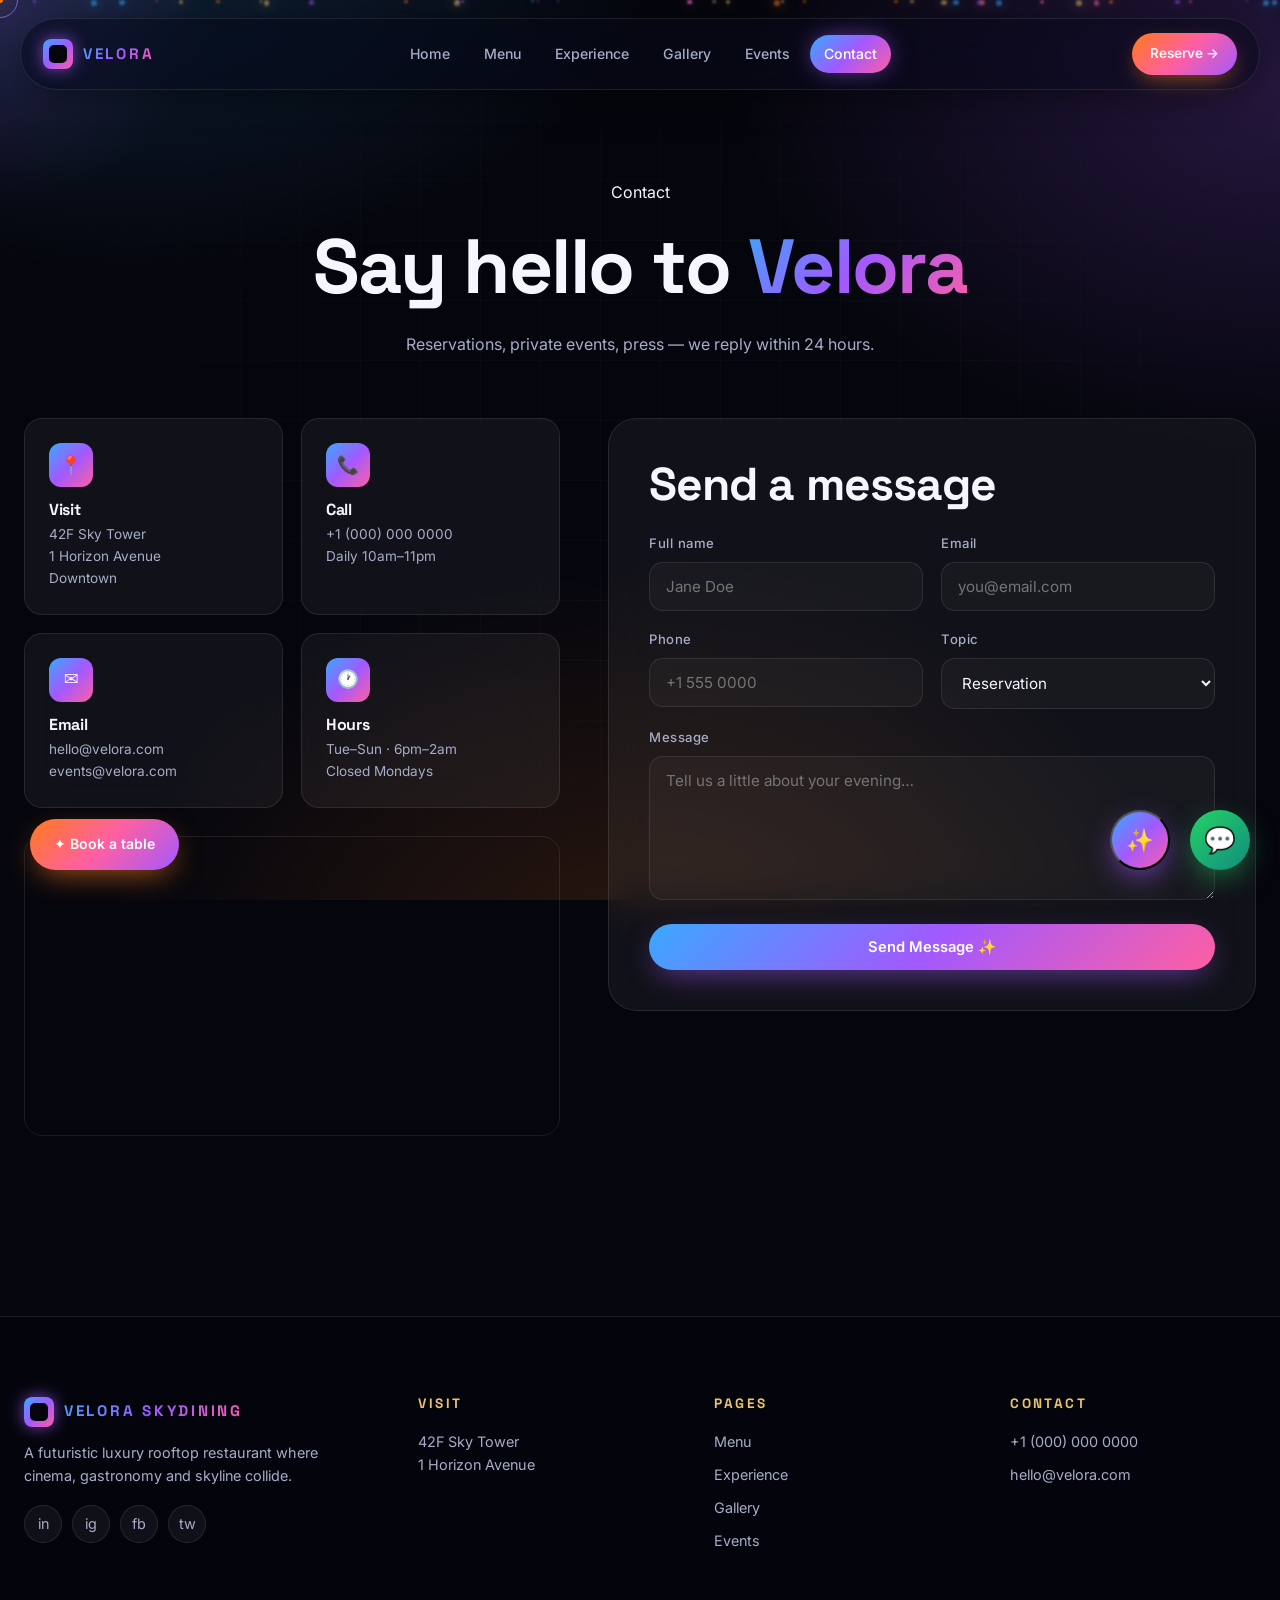
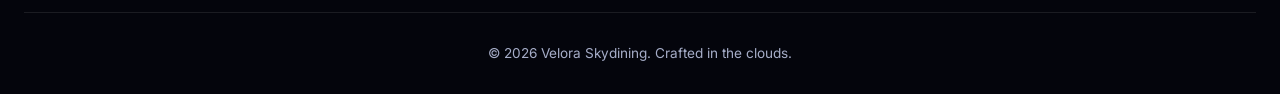
<file: contact.html>
<!DOCTYPE html>
<html lang="en">
<head>
<meta charset="UTF-8" />
<meta name="viewport" content="width=device-width, initial-scale=1" />
<title>Contact — Velora Skydining</title>
<meta name="description" content="Get in touch with Velora Skydining — address, phone, WhatsApp, contact form and live map." />
<link rel="preconnect" href="https://fonts.googleapis.com"><link rel="preconnect" href="https://fonts.gstatic.com" crossorigin>
<link href="https://fonts.googleapis.com/css2?family=Space+Grotesk:wght@400;500;600;700&family=Inter:wght@300;400;500;600;700&family=Sora:wght@500;700&display=swap" rel="stylesheet">
<link rel="stylesheet" href="style.css" />
</head>
<body>
<div class="loader"><div class="ring"></div><div class="lbl">VELORA</div></div>
<div class="cursor"></div><div class="cursor-dot"></div><div class="mouse-glow"></div><div class="particles"></div>

<nav class="nav">
  <a href="index.html" class="brand"><span class="logo"></span><span>VELORA</span></a>
  <div class="nav-links">
    <a href="index.html">Home</a><a href="menu.html">Menu</a><a href="experience.html">Experience</a>
    <a href="gallery.html">Gallery</a><a href="events.html">Events</a><a href="contact.html">Contact</a>
  </div>
  <a href="reservations.html" class="nav-cta">Reserve →</a>
  <div class="burger"><span></span><span></span><span></span></div>
</nav>

<section class="menu-hero">
  <div class="container">
    <span class="eyebrow reveal">Contact</span>
    <h1 class="reveal" style="margin-top:18px">Say hello to <span class="grad">Velora</span></h1>
    <p class="reveal" style="max-width:600px;margin:24px auto 0">Reservations, private events, press — we reply within 24 hours.</p>
  </div>
</section>

<section style="padding-top:0">
  <div class="container">
    <div class="contact-grid">
      <div class="reveal">
        <div class="contact-cards">
          <div class="contact-card"><div class="ic">📍</div><h4>Visit</h4><p>42F Sky Tower<br>1 Horizon Avenue<br>Downtown</p></div>
          <div class="contact-card"><div class="ic">📞</div><h4>Call</h4><p>+1 (000) 000 0000<br>Daily 10am–11pm</p></div>
          <div class="contact-card"><div class="ic">✉️</div><h4>Email</h4><p>hello@velora.com<br>events@velora.com</p></div>
          <div class="contact-card"><div class="ic">🕐</div><h4>Hours</h4><p>Tue–Sun · 6pm–2am<br>Closed Mondays</p></div>
        </div>
        <div class="map-frame">
          <iframe src="https://www.openstreetmap.org/export/embed.html?bbox=-74.02,40.70,-73.95,40.76&layer=mapnik" loading="lazy"></iframe>
        </div>
      </div>

      <form class="res-form reveal" id="contactForm">
        <h2 style="margin-bottom:24px">Send a message</h2>
        <div class="form-row">
          <div class="field"><label>Full name</label><input type="text" required placeholder="Jane Doe" /></div>
          <div class="field"><label>Email</label><input type="email" required placeholder="you@email.com" /></div>
        </div>
        <div class="form-row">
          <div class="field"><label>Phone</label><input type="tel" placeholder="+1 555 0000" /></div>
          <div class="field"><label>Topic</label><select><option>Reservation</option><option>Private event</option><option>Press / Media</option><option>Careers</option><option>Other</option></select></div>
        </div>
        <div class="field" style="margin-bottom:24px"><label>Message</label><textarea rows="6" required placeholder="Tell us a little about your evening…"></textarea></div>
        <button type="submit" class="btn btn-primary" style="width:100%;justify-content:center">Send Message ✨</button>
      </form>
    </div>
  </div>
</section>

<footer>
  <div class="container">
    <div class="foot-grid">
      <div class="foot-brand"><div class="brand"><span class="logo"></span><span>VELORA SKYDINING</span></div><p>A futuristic luxury rooftop restaurant where cinema, gastronomy and skyline collide.</p><div class="socials"><a href="#">in</a><a href="#">ig</a><a href="#">fb</a><a href="#">tw</a></div></div>
      <div><h4>Visit</h4><p>42F Sky Tower<br>1 Horizon Avenue</p></div>
      <div><h4>Pages</h4><a href="menu.html">Menu</a><a href="experience.html">Experience</a><a href="gallery.html">Gallery</a><a href="events.html">Events</a></div>
      <div><h4>Contact</h4><a href="tel:+10000000000">+1 (000) 000 0000</a><a href="mailto:hello@velora.com">hello@velora.com</a></div>
    </div>
    <div class="foot-bottom">© 2026 Velora Skydining. Crafted in the clouds.</div>
  </div>
</footer>

<a class="book-fab" href="reservations.html">✦ Book a table</a>
<a class="whatsapp-fab" href="https://wa.me/10000000000" target="_blank">💬</a>
<button class="ai-fab">✨</button>
<div class="ai-panel"><div class="ai-head"><div class="av">✨</div><div><strong>Velora Concierge</strong><small>● Online</small></div></div><div class="ai-msgs"><div class="msg bot">Quickest way to reach us is WhatsApp 💬</div></div><div class="ai-input"><input placeholder="Type a message…" /><button>Send</button></div></div>

<script src="script.js"></script>
</body>
</html>
</file>
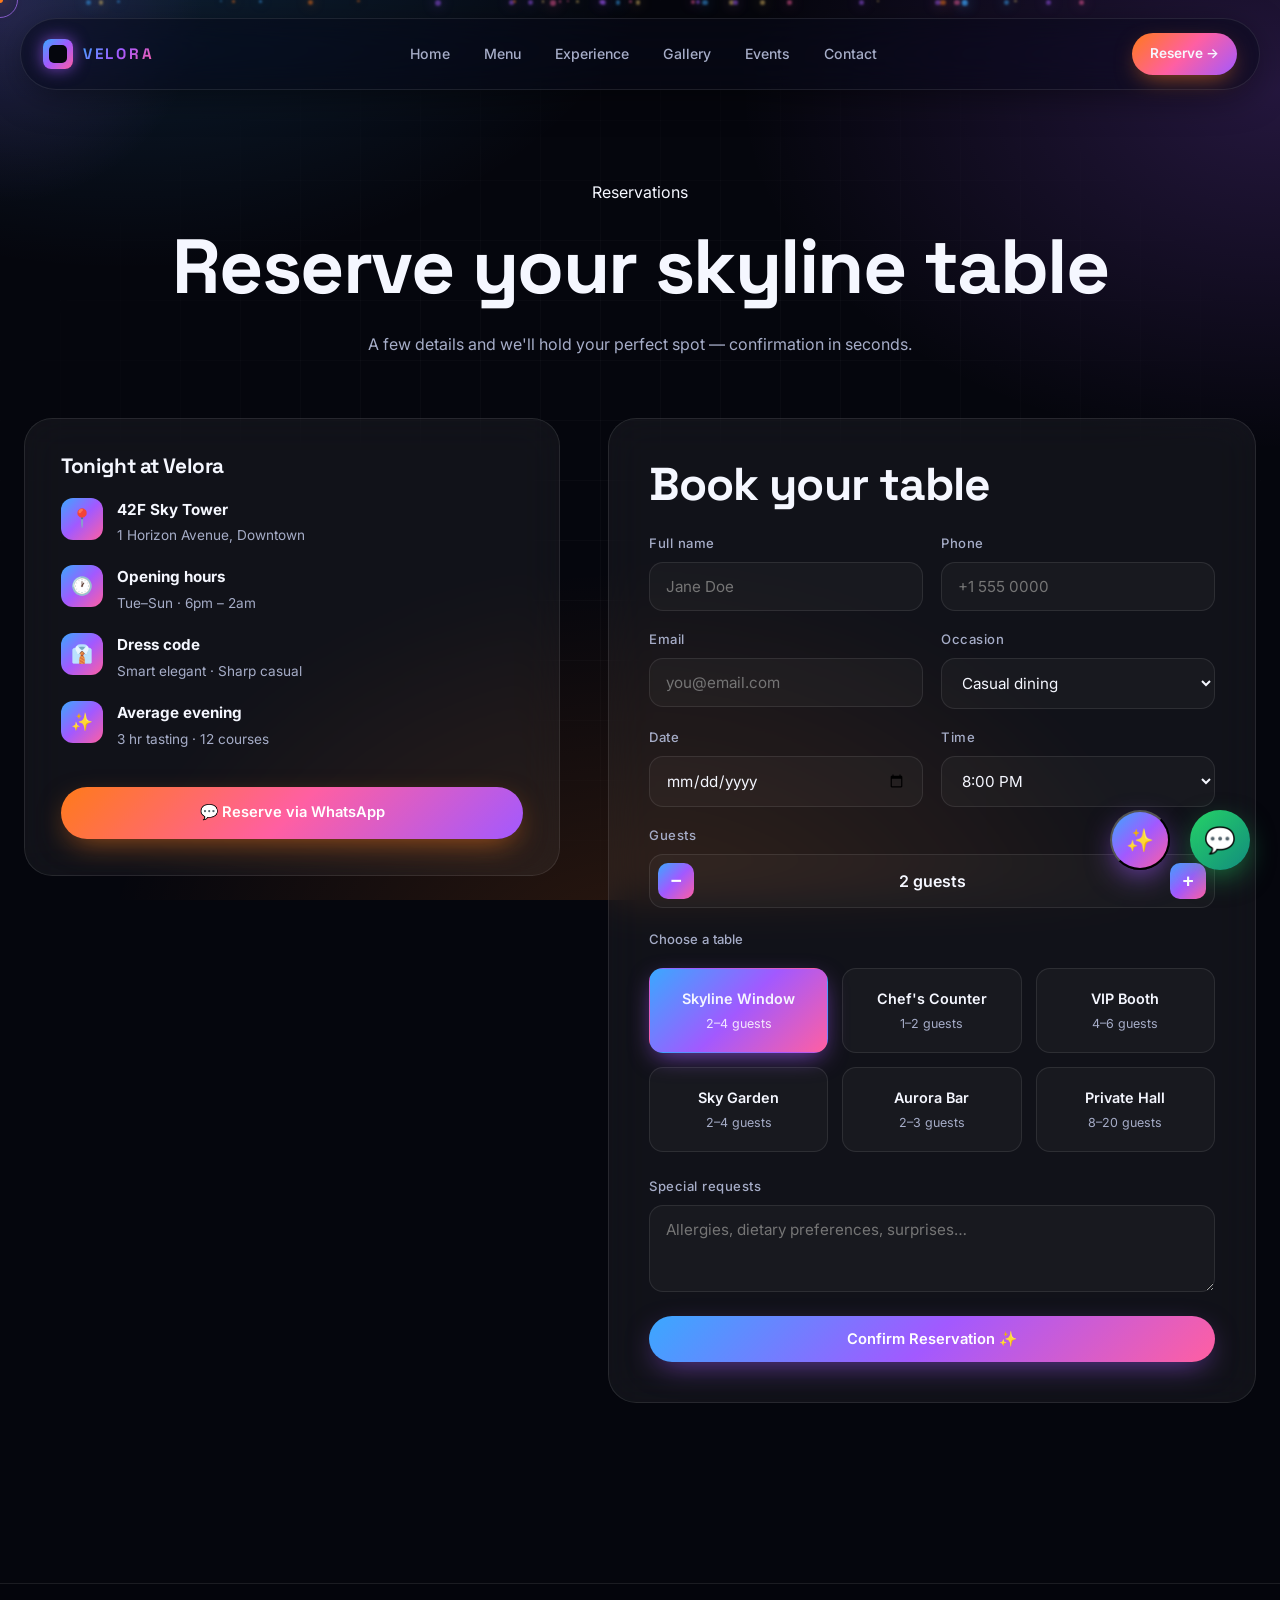
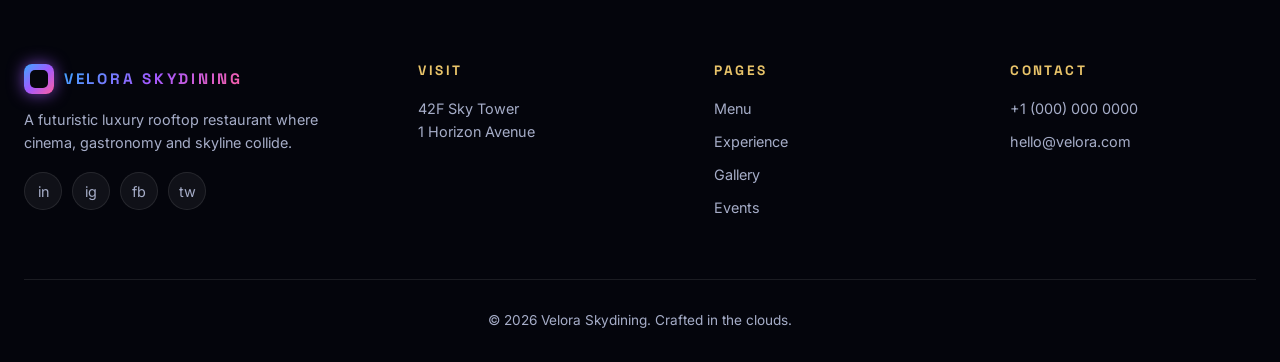
<file: reservations.html>
<!DOCTYPE html>
<html lang="en">
<head>
<meta charset="UTF-8" />
<meta name="viewport" content="width=device-width, initial-scale=1" />
<title>Reservations — Velora Skydining</title>
<meta name="description" content="Reserve your rooftop table at Velora — interactive table selection, guest picker and special occasion requests." />
<link rel="preconnect" href="https://fonts.googleapis.com"><link rel="preconnect" href="https://fonts.gstatic.com" crossorigin>
<link href="https://fonts.googleapis.com/css2?family=Space+Grotesk:wght@400;500;600;700&family=Inter:wght@300;400;500;600;700&family=Sora:wght@500;700&display=swap" rel="stylesheet">
<link rel="stylesheet" href="style.css" />
</head>
<body>
<div class="loader"><div class="ring"></div><div class="lbl">VELORA</div></div>
<div class="cursor"></div><div class="cursor-dot"></div><div class="mouse-glow"></div><div class="particles"></div>

<nav class="nav">
  <a href="index.html" class="brand"><span class="logo"></span><span>VELORA</span></a>
  <div class="nav-links">
    <a href="index.html">Home</a><a href="menu.html">Menu</a><a href="experience.html">Experience</a>
    <a href="gallery.html">Gallery</a><a href="events.html">Events</a><a href="contact.html">Contact</a>
  </div>
  <a href="reservations.html" class="nav-cta">Reserve →</a>
  <div class="burger"><span></span><span></span><span></span></div>
</nav>

<section class="res-hero">
  <div class="container">
    <span class="eyebrow reveal">Reservations</span>
    <h1 class="reveal" style="margin-top:18px">Reserve your <span class="grad">skyline table</span></h1>
    <p class="reveal" style="max-width:600px;margin:24px auto 0">A few details and we'll hold your perfect spot — confirmation in seconds.</p>
  </div>
</section>

<section style="padding-top:0">
  <div class="container">
    <div class="res-grid">
      <aside class="res-side reveal">
        <h3>Tonight at Velora</h3>
        <div class="info"><div class="ic">📍</div><div><strong>42F Sky Tower</strong><span>1 Horizon Avenue, Downtown</span></div></div>
        <div class="info"><div class="ic">🕐</div><div><strong>Opening hours</strong><span>Tue–Sun · 6pm – 2am</span></div></div>
        <div class="info"><div class="ic">👔</div><div><strong>Dress code</strong><span>Smart elegant · Sharp casual</span></div></div>
        <div class="info"><div class="ic">✨</div><div><strong>Average evening</strong><span>3 hr tasting · 12 courses</span></div></div>
        <a href="https://wa.me/10000000000" class="btn btn-warm" style="margin-top:18px;width:100%;justify-content:center">💬 Reserve via WhatsApp</a>
      </aside>

      <form class="res-form reveal" id="resForm">
        <h2 style="margin-bottom:24px">Book your table</h2>

        <div class="form-row">
          <div class="field"><label>Full name</label><input type="text" required placeholder="Jane Doe" /></div>
          <div class="field"><label>Phone</label><input type="tel" required placeholder="+1 555 0000" /></div>
        </div>
        <div class="form-row">
          <div class="field"><label>Email</label><input type="email" required placeholder="you@email.com" /></div>
          <div class="field"><label>Occasion</label>
            <select><option>Casual dining</option><option>Anniversary</option><option>Birthday</option><option>Proposal</option><option>Business</option></select>
          </div>
        </div>
        <div class="form-row">
          <div class="field"><label>Date</label><input type="date" required /></div>
          <div class="field"><label>Time</label>
            <select><option>6:30 PM</option><option>7:00 PM</option><option selected>8:00 PM</option><option>9:00 PM</option><option>10:00 PM</option></select>
          </div>
        </div>

        <div class="field" style="margin-bottom:18px">
          <label>Guests</label>
          <div class="guest-counter"><button type="button" data-act="minus">−</button><span>2 guests</span><button type="button" data-act="plus">+</button></div>
        </div>

        <label style="font-size:.82rem;color:var(--muted);font-weight:500">Choose a table</label>
        <div class="tables">
          <div class="table-opt selected"><div class="ttl">Skyline Window</div><div class="cap">2–4 guests</div></div>
          <div class="table-opt"><div class="ttl">Chef's Counter</div><div class="cap">1–2 guests</div></div>
          <div class="table-opt"><div class="ttl">VIP Booth</div><div class="cap">4–6 guests</div></div>
          <div class="table-opt"><div class="ttl">Sky Garden</div><div class="cap">2–4 guests</div></div>
          <div class="table-opt"><div class="ttl">Aurora Bar</div><div class="cap">2–3 guests</div></div>
          <div class="table-opt"><div class="ttl">Private Hall</div><div class="cap">8–20 guests</div></div>
        </div>

        <div class="field" style="margin-bottom:24px"><label>Special requests</label><textarea rows="3" placeholder="Allergies, dietary preferences, surprises…"></textarea></div>

        <button type="submit" class="btn btn-primary" style="width:100%;justify-content:center">Confirm Reservation ✨</button>
      </form>
    </div>
  </div>
</section>

<footer>
  <div class="container">
    <div class="foot-grid">
      <div class="foot-brand"><div class="brand"><span class="logo"></span><span>VELORA SKYDINING</span></div><p>A futuristic luxury rooftop restaurant where cinema, gastronomy and skyline collide.</p><div class="socials"><a href="#">in</a><a href="#">ig</a><a href="#">fb</a><a href="#">tw</a></div></div>
      <div><h4>Visit</h4><p>42F Sky Tower<br>1 Horizon Avenue</p></div>
      <div><h4>Pages</h4><a href="menu.html">Menu</a><a href="experience.html">Experience</a><a href="gallery.html">Gallery</a><a href="events.html">Events</a></div>
      <div><h4>Contact</h4><a href="tel:+10000000000">+1 (000) 000 0000</a><a href="mailto:hello@velora.com">hello@velora.com</a></div>
    </div>
    <div class="foot-bottom">© 2026 Velora Skydining. Crafted in the clouds.</div>
  </div>
</footer>

<a class="whatsapp-fab" href="https://wa.me/10000000000" target="_blank">💬</a>
<button class="ai-fab">✨</button>
<div class="ai-panel"><div class="ai-head"><div class="av">✨</div><div><strong>Velora Concierge</strong><small>● Online</small></div></div><div class="ai-msgs"><div class="msg bot">Need help picking a table? I've got you ✨</div></div><div class="ai-input"><input placeholder="Type a message…" /><button>Send</button></div></div>

<script src="script.js"></script>
</body>
</html>
</file>
<file: style.css>
/* VELORA SKYDINING — Futuristic Luxury Restaurant */
:root{
  --bg:#05060d;
  --bg-2:#0a0d1e;
  --ink:#f5f7ff;
  --muted:#a6adc8;
  --line:rgba(255,255,255,.09);
  --glass:rgba(255,255,255,.05);
  --blue:#3aa8ff;
  --purple:#a259ff;
  --orange:#ff7a1a;
  --gold:#e9c46a;
  --pink:#ff5fa2;
  --navy:#0b1230;
  --grad:linear-gradient(135deg,#3aa8ff 0%,#a259ff 50%,#ff5fa2 100%);
  --grad-warm:linear-gradient(135deg,#ff7a1a 0%,#ff5fa2 50%,#a259ff 100%);
  --grad-gold:linear-gradient(135deg,#e9c46a 0%,#ff7a1a 100%);
  --shadow-neon:0 10px 40px -10px rgba(162,89,255,.55), 0 0 0 1px rgba(162,89,255,.25);
  --shadow-soft:0 20px 60px -20px rgba(0,0,0,.7);
  --radius:18px;
  --radius-lg:28px;
  --font-display:'Space Grotesk','Sora',Inter,system-ui,sans-serif;
  --font-body:'Inter','Poppins',system-ui,sans-serif;
}
*{box-sizing:border-box;margin:0;padding:0}
html{scroll-behavior:smooth}
body{
  font-family:var(--font-body);
  background:var(--bg);
  color:var(--ink);
  overflow-x:hidden;
  line-height:1.6;
  cursor:none;
}
body::before{
  content:"";position:fixed;inset:0;z-index:-2;
  background:
    radial-gradient(900px 600px at 10% -10%, rgba(58,168,255,.18), transparent 60%),
    radial-gradient(900px 600px at 100% 10%, rgba(162,89,255,.20), transparent 60%),
    radial-gradient(900px 700px at 50% 110%, rgba(255,122,26,.16), transparent 60%),
    var(--bg);
}
body::after{
  content:"";position:fixed;inset:0;z-index:-1;pointer-events:none;
  background-image:
    linear-gradient(rgba(255,255,255,.025) 1px, transparent 1px),
    linear-gradient(90deg, rgba(255,255,255,.025) 1px, transparent 1px);
  background-size:60px 60px;
  mask-image:radial-gradient(ellipse at center, black 30%, transparent 80%);
}
img{max-width:100%;display:block}
a{color:inherit;text-decoration:none}
h1,h2,h3,h4{font-family:var(--font-display);font-weight:700;letter-spacing:-.02em;line-height:1.1}
h1{font-size:clamp(2.6rem,6vw,5.5rem)}
h2{font-size:clamp(1.8rem,3.6vw,3rem)}
h3{font-size:1.3rem}
p{color:var(--muted)}
.container{max-width:1280px;margin:0 auto;padding:0 24px}
section{padding:100px 0;position:relative}

/* === Custom cursor === */
.cursor,.cursor-dot{position:fixed;top:0;left:0;pointer-events:none;z-index:9999;border-radius:50%;transform:translate(-50%,-50%);transition:width .25s,height .25s,background .25s}
.cursor{width:36px;height:36px;border:1px solid rgba(162,89,255,.7);backdrop-filter:blur(4px);mix-blend-mode:screen;transition:transform .12s ease-out,width .25s,height .25s}
.cursor-dot{width:6px;height:6px;background:var(--orange);box-shadow:0 0 18px var(--orange)}
.cursor.hover{width:64px;height:64px;background:radial-gradient(circle,rgba(162,89,255,.25),transparent 70%);border-color:transparent}
@media (hover:none){body{cursor:auto}.cursor,.cursor-dot{display:none}}

/* === Particles === */
.particles{position:fixed;inset:0;z-index:-1;pointer-events:none;overflow:hidden}
.particles span{position:absolute;width:4px;height:4px;border-radius:50%;background:var(--purple);opacity:.5;filter:blur(1px);animation:float linear infinite}
@keyframes float{
  0%{transform:translateY(110vh) translateX(0) scale(.6);opacity:0}
  10%{opacity:.7}
  90%{opacity:.7}
  100%{transform:translateY(-10vh) translateX(40px) scale(1.1);opacity:0}
}

/* === Navbar === */
.nav{
  position:fixed;top:18px;left:50%;transform:translateX(-50%);
  z-index:100;width:min(1240px,calc(100% - 32px));
  display:flex;align-items:center;justify-content:space-between;
  padding:14px 22px;border-radius:999px;
  background:rgba(8,10,22,.55);backdrop-filter:blur(18px) saturate(140%);
  border:1px solid var(--line);
  box-shadow:0 8px 40px -10px rgba(0,0,0,.6);
  transition:.4s;
}
.nav.scrolled{background:rgba(8,10,22,.85);border-color:rgba(162,89,255,.25)}
.brand{display:flex;align-items:center;gap:10px;font-family:var(--font-display);font-weight:700;letter-spacing:.18em;font-size:.95rem}
.brand .logo{width:30px;height:30px;border-radius:8px;background:var(--grad);box-shadow:0 0 16px rgba(162,89,255,.7);position:relative}
.brand .logo::after{content:"";position:absolute;inset:6px;border-radius:5px;background:var(--bg)}
.brand span{background:var(--grad);-webkit-background-clip:text;background-clip:text;color:transparent}
.nav-links{display:flex;gap:6px;align-items:center}
.nav-links a{padding:8px 14px;border-radius:999px;font-size:.88rem;color:var(--muted);font-weight:500;transition:.25s;position:relative}
.nav-links a:hover,.nav-links a.active{color:var(--ink);background:rgba(255,255,255,.06)}
.nav-links a.active{background:var(--grad);color:#fff;box-shadow:0 0 24px -4px rgba(162,89,255,.7)}
.nav-cta{padding:10px 18px;border-radius:999px;background:var(--grad-warm);font-weight:600;font-size:.85rem;box-shadow:0 8px 24px -8px rgba(255,122,26,.7);transition:.25s}
.nav-cta:hover{transform:translateY(-2px) scale(1.03);filter:brightness(1.1)}
.burger{display:none;width:36px;height:36px;border-radius:10px;background:var(--glass);border:1px solid var(--line);cursor:none;flex-direction:column;align-items:center;justify-content:center;gap:5px}
.burger span{width:18px;height:2px;background:var(--ink);border-radius:2px;transition:.3s}
.burger.active span:nth-child(1){transform:translateY(7px) rotate(45deg)}
.burger.active span:nth-child(2){opacity:0}
.burger.active span:nth-child(3){transform:translateY(-7px) rotate(-45deg)}

/* === Buttons === */
.btn{display:inline-flex;align-items:center;gap:10px;padding:14px 26px;border-radius:999px;font-weight:600;font-size:.92rem;border:none;cursor:none;transition:.3s;font-family:var(--font-body);position:relative;overflow:hidden}
.btn-primary{background:var(--grad);color:#fff;box-shadow:0 10px 30px -8px rgba(162,89,255,.6)}
.btn-primary:hover{transform:translateY(-3px);box-shadow:0 16px 40px -8px rgba(162,89,255,.8)}
.btn-warm{background:var(--grad-warm);color:#fff;box-shadow:0 10px 30px -8px rgba(255,122,26,.6)}
.btn-warm:hover{transform:translateY(-3px);filter:brightness(1.1)}
.btn-ghost{background:rgba(255,255,255,.04);color:var(--ink);border:1px solid var(--line);backdrop-filter:blur(10px)}
.btn-ghost:hover{background:rgba(255,255,255,.08);border-color:rgba(162,89,255,.4)}
.btn-gold{background:var(--grad-gold);color:#1a0f00}
.btn .arrow{transition:transform .25s}
.btn:hover .arrow{transform:translateX(4px)}

/* === Hero === */
.hero{min-height:100vh;display:flex;align-items:center;position:relative;padding-top:140px;overflow:hidden}
.hero-video{position:absolute;inset:0;z-index:-1;overflow:hidden}
.hero-video video{width:100%;height:100%;object-fit:cover;opacity:.35;filter:saturate(1.1) contrast(1.05)}
.hero-video::after{content:"";position:absolute;inset:0;background:linear-gradient(180deg,rgba(5,6,13,.4) 0%,rgba(5,6,13,.85) 70%,var(--bg) 100%)}
.hero-grid{display:grid;grid-template-columns:1.1fr .9fr;gap:60px;align-items:center;width:100%}
.hero-pill{display:inline-flex;align-items:center;gap:10px;padding:8px 16px;border-radius:999px;background:rgba(162,89,255,.1);border:1px solid rgba(162,89,255,.3);font-size:.82rem;font-weight:500;color:#d9c9ff;margin-bottom:24px}
.hero-pill .dot{width:8px;height:8px;border-radius:50%;background:var(--orange);box-shadow:0 0 12px var(--orange);animation:pulse 2s infinite}
@keyframes pulse{0%,100%{opacity:1}50%{opacity:.4}}
.hero h1{margin-bottom:24px}
.hero h1 .grad{background:var(--grad);-webkit-background-clip:text;background-clip:text;color:transparent}
.hero h1 .warm{background:var(--grad-warm);-webkit-background-clip:text;background-clip:text;color:transparent;font-style:italic;font-weight:500}
.hero .sub{font-size:1.1rem;color:var(--muted);margin-bottom:36px;max-width:560px}
.hero-cta{display:flex;gap:14px;flex-wrap:wrap;margin-bottom:48px}
.hero-stats{display:flex;gap:36px;padding-top:36px;border-top:1px solid var(--line)}
.hero-stats .stat .num{font-family:var(--font-display);font-size:1.8rem;font-weight:700;background:var(--grad);-webkit-background-clip:text;background-clip:text;color:transparent}
.hero-stats .stat .label{font-size:.78rem;color:var(--muted);text-transform:uppercase;letter-spacing:.1em;margin-top:4px}

.hero-visual{position:relative;height:560px;perspective:1200px}
.float-card{position:absolute;border-radius:24px;overflow:hidden;box-shadow:var(--shadow-soft);border:1px solid var(--line);background:var(--glass);backdrop-filter:blur(20px);transform-style:preserve-3d;animation:floatY 6s ease-in-out infinite}
.float-card img{width:100%;height:100%;object-fit:cover}
.float-card.fc1{width:300px;height:380px;top:0;right:60px;animation-delay:0s}
.float-card.fc2{width:200px;height:240px;bottom:40px;left:10px;animation-delay:1.5s;transform:rotate(-6deg)}
.float-card.fc3{width:180px;height:180px;top:120px;left:-20px;border-radius:50%;animation-delay:3s}
.float-badge{position:absolute;padding:14px 18px;border-radius:18px;background:rgba(10,13,30,.75);backdrop-filter:blur(20px);border:1px solid rgba(162,89,255,.3);display:flex;align-items:center;gap:10px;font-size:.85rem;box-shadow:var(--shadow-neon);z-index:5}
.float-badge.fb1{top:30px;left:-40px;animation:floatY 5s ease-in-out infinite}
.float-badge.fb2{bottom:80px;right:-30px;animation:floatY 7s ease-in-out infinite;animation-delay:2s}
.float-badge .icon{width:32px;height:32px;border-radius:10px;background:var(--grad-warm);display:flex;align-items:center;justify-content:center;font-size:1rem}
@keyframes floatY{0%,100%{transform:translateY(0) rotate(var(--r,0deg))}50%{transform:translateY(-18px) rotate(var(--r,0deg))}}
.float-card.fc2{--r:-6deg}

/* === Section header === */
.section-head{text-align:center;max-width:720px;margin:0 auto 70px}
.section-head .eyebrow{display:inline-block;padding:6px 16px;border-radius:999px;background:rgba(58,168,255,.1);border:1px solid rgba(58,168,255,.3);color:#9bd1ff;font-size:.78rem;font-weight:600;letter-spacing:.18em;text-transform:uppercase;margin-bottom:18px}
.section-head h2 .grad{background:var(--grad);-webkit-background-clip:text;background-clip:text;color:transparent}
.section-head p{margin-top:16px;font-size:1.05rem}

/* === Cards / Dishes === */
.dishes{display:grid;grid-template-columns:repeat(3,1fr);gap:28px}
.dish{
  position:relative;border-radius:var(--radius-lg);overflow:hidden;
  background:linear-gradient(180deg,rgba(255,255,255,.04),rgba(255,255,255,.01));
  border:1px solid var(--line);padding:24px;transition:.4s;
  transform-style:preserve-3d;
}
.dish::before{content:"";position:absolute;inset:0;background:var(--grad);opacity:0;transition:.4s;border-radius:inherit}
.dish:hover{transform:translateY(-10px);border-color:rgba(162,89,255,.4);box-shadow:var(--shadow-neon)}
.dish-img{position:relative;height:240px;border-radius:18px;overflow:hidden;margin-bottom:20px}
.dish-img img{width:100%;height:100%;object-fit:cover;transition:.6s}
.dish:hover .dish-img img{transform:scale(1.1)}
.dish-img::after{content:"";position:absolute;inset:0;background:linear-gradient(180deg,transparent 50%,rgba(0,0,0,.7));}
.dish .tag{position:absolute;top:14px;left:14px;padding:6px 12px;border-radius:999px;background:rgba(10,13,30,.7);backdrop-filter:blur(10px);font-size:.72rem;font-weight:600;letter-spacing:.08em;text-transform:uppercase;z-index:2;color:var(--gold);border:1px solid rgba(233,196,106,.3)}
.dish h3{margin-bottom:8px}
.dish .desc{font-size:.9rem;margin-bottom:18px;min-height:40px}
.dish-foot{display:flex;align-items:center;justify-content:space-between}
.dish .price{font-family:var(--font-display);font-size:1.4rem;font-weight:700;background:var(--grad-warm);-webkit-background-clip:text;background-clip:text;color:transparent}
.dish .stars{color:var(--gold);font-size:.85rem;margin-bottom:6px}
.add-btn{padding:10px 16px;border-radius:999px;background:var(--grad);border:none;color:#fff;font-weight:600;font-size:.82rem;cursor:none;transition:.3s;box-shadow:0 6px 18px -4px rgba(162,89,255,.6)}
.add-btn:hover{transform:translateY(-2px) scale(1.05);box-shadow:0 10px 24px -4px rgba(162,89,255,.8)}

/* === Chef cards === */
.chef-grid{display:grid;grid-template-columns:repeat(3,1fr);gap:28px}
.chef{position:relative;border-radius:var(--radius-lg);overflow:hidden;height:460px;border:1px solid var(--line);transition:.4s}
.chef img{width:100%;height:100%;object-fit:cover;transition:.6s}
.chef:hover img{transform:scale(1.08)}
.chef::after{content:"";position:absolute;inset:0;background:linear-gradient(180deg,transparent 30%,rgba(5,6,13,.95))}
.chef .info{position:absolute;bottom:0;left:0;right:0;padding:28px;z-index:2}
.chef .role{font-size:.75rem;letter-spacing:.18em;text-transform:uppercase;color:var(--gold);margin-bottom:6px}
.chef h3{font-size:1.6rem;margin-bottom:8px}
.chef p{font-size:.88rem;color:var(--muted)}
.chef:hover{box-shadow:var(--shadow-neon);border-color:rgba(162,89,255,.4)}

/* === Testimonials === */
.testimonials{display:grid;grid-template-columns:repeat(3,1fr);gap:24px}
.testimonial{padding:32px;border-radius:var(--radius-lg);background:var(--glass);border:1px solid var(--line);backdrop-filter:blur(20px);position:relative}
.testimonial .quote-mark{font-family:var(--font-display);font-size:4rem;line-height:1;background:var(--grad);-webkit-background-clip:text;background-clip:text;color:transparent;opacity:.6}
.testimonial p{font-size:.98rem;color:#cdd3ee;margin:12px 0 20px;font-style:italic}
.testimonial .who{display:flex;align-items:center;gap:14px}
.testimonial .who img{width:44px;height:44px;border-radius:50%;object-fit:cover;border:2px solid rgba(162,89,255,.4)}
.testimonial .who strong{display:block;font-size:.95rem;color:var(--ink)}
.testimonial .who small{color:var(--muted);font-size:.8rem}

/* === Stats counter === */
.stats-row{display:grid;grid-template-columns:repeat(4,1fr);gap:24px;padding:60px;border-radius:var(--radius-lg);background:linear-gradient(135deg,rgba(58,168,255,.08),rgba(162,89,255,.08));border:1px solid var(--line);backdrop-filter:blur(20px)}
.stat-item{text-align:center}
.stat-item .big{font-family:var(--font-display);font-size:3rem;font-weight:700;background:var(--grad);-webkit-background-clip:text;background-clip:text;color:transparent}
.stat-item .lbl{color:var(--muted);font-size:.85rem;text-transform:uppercase;letter-spacing:.12em;margin-top:4px}

/* === Footer === */
footer{padding:80px 0 30px;border-top:1px solid var(--line);margin-top:80px;background:rgba(5,6,13,.7);position:relative}
.foot-grid{display:grid;grid-template-columns:1.4fr 1fr 1fr 1fr;gap:50px;margin-bottom:50px}
.foot-grid h4{font-size:.85rem;letter-spacing:.18em;text-transform:uppercase;margin-bottom:18px;color:var(--gold)}
.foot-grid a,.foot-grid p{display:block;color:var(--muted);margin-bottom:10px;font-size:.9rem;transition:.2s}
.foot-grid a:hover{color:var(--ink)}
.foot-brand p{margin-top:14px;max-width:320px}
.socials{display:flex;gap:10px;margin-top:18px}
.socials a{width:38px;height:38px;border-radius:50%;background:var(--glass);border:1px solid var(--line);display:flex;align-items:center;justify-content:center;font-size:.9rem;transition:.3s}
.socials a:hover{background:var(--grad);border-color:transparent;transform:translateY(-3px)}
.foot-bottom{padding-top:30px;border-top:1px solid var(--line);text-align:center;color:var(--muted);font-size:.85rem}

/* === Menu page === */
.menu-hero{padding:180px 0 60px;text-align:center}
.menu-hero h1 .grad{background:var(--grad);-webkit-background-clip:text;background-clip:text;color:transparent}
.filters{display:flex;flex-wrap:wrap;gap:10px;justify-content:center;margin:40px 0 50px}
.filter{padding:12px 22px;border-radius:999px;background:var(--glass);border:1px solid var(--line);font-size:.88rem;font-weight:500;cursor:none;transition:.3s;color:var(--muted)}
.filter:hover{color:var(--ink);border-color:rgba(162,89,255,.4)}
.filter.active{background:var(--grad);color:#fff;border-color:transparent;box-shadow:0 8px 24px -6px rgba(162,89,255,.7)}
.search-wrap{max-width:480px;margin:0 auto 50px;position:relative}
.search-wrap input{width:100%;padding:16px 20px 16px 50px;border-radius:999px;background:var(--glass);border:1px solid var(--line);color:var(--ink);font-size:.95rem;backdrop-filter:blur(20px);font-family:inherit}
.search-wrap input:focus{outline:none;border-color:rgba(162,89,255,.6)}
.search-wrap::before{content:"⌕";position:absolute;left:20px;top:50%;transform:translateY(-50%);color:var(--muted);font-size:1.3rem}

/* === Experience page === */
.exp-hero{padding:180px 0 80px;text-align:center}
.scene{display:grid;grid-template-columns:1fr 1fr;gap:60px;align-items:center;margin-bottom:140px}
.scene.reverse{direction:rtl}
.scene.reverse>*{direction:ltr}
.scene-img{position:relative;border-radius:var(--radius-lg);overflow:hidden;height:520px;box-shadow:var(--shadow-soft)}
.scene-img img{width:100%;height:100%;object-fit:cover;transition:.8s}
.scene:hover .scene-img img{transform:scale(1.05)}
.scene-img::before{content:"";position:absolute;inset:0;background:linear-gradient(135deg,rgba(58,168,255,.2),transparent);z-index:1;mix-blend-mode:overlay}
.scene-num{font-family:var(--font-display);font-size:5rem;font-weight:700;background:var(--grad);-webkit-background-clip:text;background-clip:text;color:transparent;line-height:1;margin-bottom:18px;opacity:.9}
.scene h2{margin-bottom:20px}
.scene .meta{display:flex;gap:24px;margin-top:24px;flex-wrap:wrap}
.scene .meta div{font-size:.85rem;color:var(--muted)}
.scene .meta strong{display:block;color:var(--ink);font-size:1.1rem;margin-bottom:4px;font-family:var(--font-display)}

/* === Gallery === */
.masonry{column-count:3;column-gap:20px}
.masonry .g-item{break-inside:avoid;margin-bottom:20px;border-radius:18px;overflow:hidden;position:relative;cursor:none;border:1px solid var(--line)}
.masonry img{width:100%;display:block;transition:.6s}
.masonry .g-item:hover img{transform:scale(1.08)}
.masonry .g-item::after{content:"⤢";position:absolute;top:14px;right:14px;width:38px;height:38px;border-radius:50%;background:rgba(10,13,30,.7);backdrop-filter:blur(10px);display:flex;align-items:center;justify-content:center;font-size:1rem;opacity:0;transition:.3s}
.masonry .g-item:hover::after{opacity:1}
.lightbox{position:fixed;inset:0;background:rgba(5,6,13,.95);backdrop-filter:blur(20px);z-index:1000;display:none;align-items:center;justify-content:center;padding:40px}
.lightbox.active{display:flex;animation:fadeIn .3s}
.lightbox img{max-width:90vw;max-height:85vh;border-radius:18px;box-shadow:var(--shadow-neon)}
.lightbox .close{position:absolute;top:30px;right:30px;width:48px;height:48px;border-radius:50%;background:var(--glass);border:1px solid var(--line);font-size:1.4rem;cursor:none;color:var(--ink)}
@keyframes fadeIn{from{opacity:0}to{opacity:1}}

/* === Reservations === */
.res-hero{padding:180px 0 60px;text-align:center}
.res-grid{display:grid;grid-template-columns:1fr 1.2fr;gap:48px}
.res-side{padding:36px;border-radius:var(--radius-lg);background:var(--glass);border:1px solid var(--line);backdrop-filter:blur(20px);height:fit-content;position:sticky;top:110px}
.res-side h3{margin-bottom:20px}
.res-side .info{display:flex;gap:14px;margin-bottom:18px;align-items:flex-start}
.res-side .info .ic{width:42px;height:42px;border-radius:12px;background:var(--grad);display:flex;align-items:center;justify-content:center;flex-shrink:0;font-size:1.1rem}
.res-side .info strong{display:block;color:var(--ink);font-size:.95rem}
.res-side .info span{font-size:.85rem;color:var(--muted)}
.res-form{padding:40px;border-radius:var(--radius-lg);background:var(--glass);border:1px solid var(--line);backdrop-filter:blur(20px)}
.form-row{display:grid;grid-template-columns:1fr 1fr;gap:18px;margin-bottom:18px}
.field{display:flex;flex-direction:column;gap:8px}
.field label{font-size:.82rem;color:var(--muted);font-weight:500;letter-spacing:.04em}
.field input,.field select,.field textarea{padding:14px 16px;border-radius:14px;background:rgba(255,255,255,.03);border:1px solid var(--line);color:var(--ink);font-family:inherit;font-size:.95rem;transition:.3s}
.field input:focus,.field select:focus,.field textarea:focus{outline:none;border-color:rgba(162,89,255,.6);background:rgba(255,255,255,.05)}
.guest-counter{display:flex;align-items:center;gap:14px;padding:8px;background:rgba(255,255,255,.03);border:1px solid var(--line);border-radius:14px}
.guest-counter button{width:36px;height:36px;border-radius:10px;background:var(--grad);border:none;color:#fff;font-size:1.2rem;cursor:none;font-weight:700}
.guest-counter span{flex:1;text-align:center;font-weight:600}
.tables{display:grid;grid-template-columns:repeat(3,1fr);gap:14px;margin:16px 0 24px}
.table-opt{padding:18px 12px;border-radius:14px;background:rgba(255,255,255,.03);border:1px solid var(--line);text-align:center;cursor:none;transition:.3s}
.table-opt:hover{border-color:rgba(162,89,255,.4)}
.table-opt.selected{background:var(--grad);border-color:transparent;box-shadow:0 8px 24px -6px rgba(162,89,255,.7)}
.table-opt .ttl{font-weight:600;font-size:.9rem;margin-bottom:4px}
.table-opt .cap{font-size:.78rem;color:var(--muted)}
.table-opt.selected .cap{color:rgba(255,255,255,.85)}

/* === Events === */
.event-grid{display:grid;grid-template-columns:repeat(2,1fr);gap:28px}
.event{border-radius:var(--radius-lg);overflow:hidden;border:1px solid var(--line);background:var(--glass);transition:.4s;position:relative}
.event:hover{transform:translateY(-6px);box-shadow:var(--shadow-neon);border-color:rgba(162,89,255,.4)}
.event-img{height:280px;position:relative;overflow:hidden}
.event-img img{width:100%;height:100%;object-fit:cover;transition:.6s}
.event:hover .event-img img{transform:scale(1.08)}
.event-img::after{content:"";position:absolute;inset:0;background:linear-gradient(180deg,transparent 40%,rgba(5,6,13,.9))}
.event-date{position:absolute;top:20px;left:20px;padding:10px 14px;border-radius:14px;background:rgba(10,13,30,.75);backdrop-filter:blur(10px);text-align:center;border:1px solid var(--line);z-index:2}
.event-date .d{font-family:var(--font-display);font-size:1.4rem;font-weight:700;line-height:1;background:var(--grad-warm);-webkit-background-clip:text;background-clip:text;color:transparent}
.event-date .m{font-size:.72rem;text-transform:uppercase;letter-spacing:.1em;margin-top:2px;color:var(--muted)}
.event-body{padding:28px}
.event-body .badge{display:inline-block;padding:5px 12px;border-radius:999px;background:rgba(255,122,26,.15);color:var(--orange);font-size:.72rem;font-weight:600;letter-spacing:.1em;text-transform:uppercase;margin-bottom:12px}
.event-body h3{margin-bottom:10px;font-size:1.4rem}
.event-body p{font-size:.9rem;margin-bottom:18px}
.event-foot{display:flex;justify-content:space-between;align-items:center;padding-top:18px;border-top:1px solid var(--line)}
.event-foot .price{font-family:var(--font-display);font-weight:700;font-size:1.2rem;background:var(--grad);-webkit-background-clip:text;background-clip:text;color:transparent}
.countdown{display:flex;gap:8px;margin-bottom:18px}
.cd-box{flex:1;padding:10px;border-radius:10px;background:rgba(255,255,255,.04);text-align:center;border:1px solid var(--line)}
.cd-box .cd-n{font-family:var(--font-display);font-size:1.3rem;font-weight:700;color:var(--gold)}
.cd-box .cd-l{font-size:.65rem;text-transform:uppercase;letter-spacing:.1em;color:var(--muted)}

/* === Contact === */
.contact-grid{display:grid;grid-template-columns:1fr 1fr;gap:48px;align-items:start}
.contact-cards{display:grid;grid-template-columns:1fr 1fr;gap:18px;margin-bottom:28px}
.contact-card{padding:24px;border-radius:18px;background:var(--glass);border:1px solid var(--line);backdrop-filter:blur(20px);transition:.3s}
.contact-card:hover{transform:translateY(-4px);border-color:rgba(162,89,255,.4)}
.contact-card .ic{width:44px;height:44px;border-radius:12px;background:var(--grad);display:flex;align-items:center;justify-content:center;margin-bottom:14px;font-size:1.1rem}
.contact-card h4{font-size:1rem;margin-bottom:6px}
.contact-card p{font-size:.85rem}
.map-frame{height:300px;border-radius:18px;overflow:hidden;border:1px solid var(--line)}
.map-frame iframe{width:100%;height:100%;border:0;filter:invert(.9) hue-rotate(180deg) saturate(.6)}
.whatsapp-fab{position:fixed;bottom:30px;right:30px;width:60px;height:60px;border-radius:50%;background:linear-gradient(135deg,#25d366,#128c7e);display:flex;align-items:center;justify-content:center;font-size:1.6rem;box-shadow:0 10px 30px -6px rgba(37,211,102,.6);z-index:50;cursor:none;transition:.3s}
.whatsapp-fab:hover{transform:scale(1.1)}

/* === Floating book button === */
.book-fab{position:fixed;bottom:30px;left:30px;padding:14px 24px;border-radius:999px;background:var(--grad-warm);font-weight:600;font-size:.88rem;color:#fff;box-shadow:0 10px 30px -8px rgba(255,122,26,.7);z-index:50;display:flex;align-items:center;gap:8px;transition:.3s}
.book-fab:hover{transform:translateY(-3px) scale(1.04)}

/* === AI chat === */
.ai-fab{position:fixed;bottom:30px;right:110px;width:60px;height:60px;border-radius:50%;background:var(--grad);display:flex;align-items:center;justify-content:center;font-size:1.4rem;box-shadow:0 10px 30px -6px rgba(162,89,255,.7);z-index:50;cursor:none;transition:.3s}
.ai-fab:hover{transform:scale(1.1)}
.ai-panel{position:fixed;bottom:100px;right:30px;width:340px;max-height:480px;background:rgba(10,13,30,.95);backdrop-filter:blur(24px);border:1px solid rgba(162,89,255,.3);border-radius:24px;z-index:51;display:none;flex-direction:column;overflow:hidden;box-shadow:var(--shadow-neon)}
.ai-panel.open{display:flex;animation:slideUp .35s}
@keyframes slideUp{from{opacity:0;transform:translateY(20px)}to{opacity:1;transform:translateY(0)}}
.ai-head{padding:18px 20px;border-bottom:1px solid var(--line);display:flex;align-items:center;gap:12px}
.ai-head .av{width:36px;height:36px;border-radius:50%;background:var(--grad);display:flex;align-items:center;justify-content:center;font-size:1rem}
.ai-head strong{display:block;font-size:.95rem}
.ai-head small{color:#7fff9f;font-size:.75rem}
.ai-msgs{flex:1;overflow-y:auto;padding:18px;display:flex;flex-direction:column;gap:12px}
.msg{padding:10px 14px;border-radius:14px;font-size:.88rem;max-width:85%;line-height:1.5}
.msg.bot{background:rgba(255,255,255,.06);align-self:flex-start;border:1px solid var(--line)}
.msg.me{background:var(--grad);align-self:flex-end;color:#fff}
.ai-input{padding:14px;border-top:1px solid var(--line);display:flex;gap:8px}
.ai-input input{flex:1;padding:10px 14px;border-radius:999px;background:rgba(255,255,255,.05);border:1px solid var(--line);color:var(--ink);font-family:inherit;font-size:.88rem}
.ai-input input:focus{outline:none;border-color:rgba(162,89,255,.6)}
.ai-input button{padding:10px 16px;border-radius:999px;background:var(--grad);border:none;color:#fff;font-weight:600;cursor:none}

/* === Toast === */
.toast{position:fixed;top:90px;right:30px;padding:14px 20px;border-radius:14px;background:rgba(10,13,30,.95);backdrop-filter:blur(20px);border:1px solid rgba(162,89,255,.4);box-shadow:var(--shadow-neon);z-index:200;display:flex;align-items:center;gap:12px;font-size:.9rem;transform:translateX(420px);transition:.4s}
.toast.show{transform:translateX(0)}
.toast .ic{width:30px;height:30px;border-radius:50%;background:var(--grad-warm);display:flex;align-items:center;justify-content:center;font-size:.9rem}

/* === Reveal animation === */
.reveal{opacity:0;transform:translateY(36px);transition:opacity .9s ease,transform .9s ease}
.reveal.in{opacity:1;transform:none}

/* === Mouse glow === */
.mouse-glow{position:fixed;width:480px;height:480px;border-radius:50%;background:radial-gradient(circle,rgba(162,89,255,.18),transparent 60%);pointer-events:none;z-index:-1;transform:translate(-50%,-50%);transition:.2s ease-out;mix-blend-mode:screen}

/* === Loader === */
.loader{position:fixed;inset:0;background:var(--bg);z-index:9998;display:flex;align-items:center;justify-content:center;flex-direction:column;gap:20px;transition:.6s}
.loader.gone{opacity:0;pointer-events:none}
.loader .ring{width:60px;height:60px;border-radius:50%;border:3px solid rgba(162,89,255,.2);border-top-color:var(--purple);animation:spin 1s linear infinite}
.loader .lbl{font-family:var(--font-display);letter-spacing:.4em;font-size:.85rem;background:var(--grad);-webkit-background-clip:text;background-clip:text;color:transparent}
@keyframes spin{to{transform:rotate(360deg)}}

/* === Newsletter === */
.newsletter{padding:60px;border-radius:var(--radius-lg);background:linear-gradient(135deg,rgba(58,168,255,.12),rgba(162,89,255,.12),rgba(255,122,26,.12));border:1px solid var(--line);text-align:center;position:relative;overflow:hidden}
.newsletter h2{margin-bottom:14px}
.newsletter p{margin-bottom:30px;max-width:520px;margin-left:auto;margin-right:auto}
.news-form{display:flex;gap:12px;max-width:480px;margin:0 auto}
.news-form input{flex:1;padding:14px 20px;border-radius:999px;background:rgba(5,6,13,.6);border:1px solid var(--line);color:var(--ink);font-family:inherit;font-size:.95rem}
.news-form input:focus{outline:none;border-color:rgba(162,89,255,.6)}

/* === Responsive === */
@media (max-width:960px){
  .nav-links{display:none;position:absolute;top:70px;left:0;right:0;flex-direction:column;background:rgba(8,10,22,.97);border:1px solid var(--line);border-radius:24px;padding:18px;gap:6px}
  .nav-links.open{display:flex}
  .burger{display:flex}
  .nav-cta{display:none}
  .hero-grid,.scene,.scene.reverse,.res-grid,.contact-grid{grid-template-columns:1fr;gap:40px}
  .scene.reverse{direction:ltr}
  .hero-visual{height:420px}
  .dishes,.chef-grid,.testimonials,.event-grid,.contact-cards{grid-template-columns:1fr}
  .stats-row{grid-template-columns:repeat(2,1fr);padding:36px}
  .masonry{column-count:2}
  .foot-grid{grid-template-columns:1fr 1fr;gap:32px}
  .form-row{grid-template-columns:1fr}
  .tables{grid-template-columns:1fr 1fr}
  .res-side{position:static}
  section{padding:70px 0}
  .news-form{flex-direction:column}
  body{cursor:auto}.cursor,.cursor-dot{display:none}
}
@media (max-width:560px){
  .masonry{column-count:1}
  .foot-grid{grid-template-columns:1fr}
  .ai-panel{right:16px;left:16px;width:auto}
  .book-fab{bottom:16px;left:16px;padding:12px 18px;font-size:.82rem}
  .ai-fab,.whatsapp-fab{width:52px;height:52px;font-size:1.2rem}
  .ai-fab{right:84px;bottom:16px}.whatsapp-fab{right:16px;bottom:16px}
}
</file>
